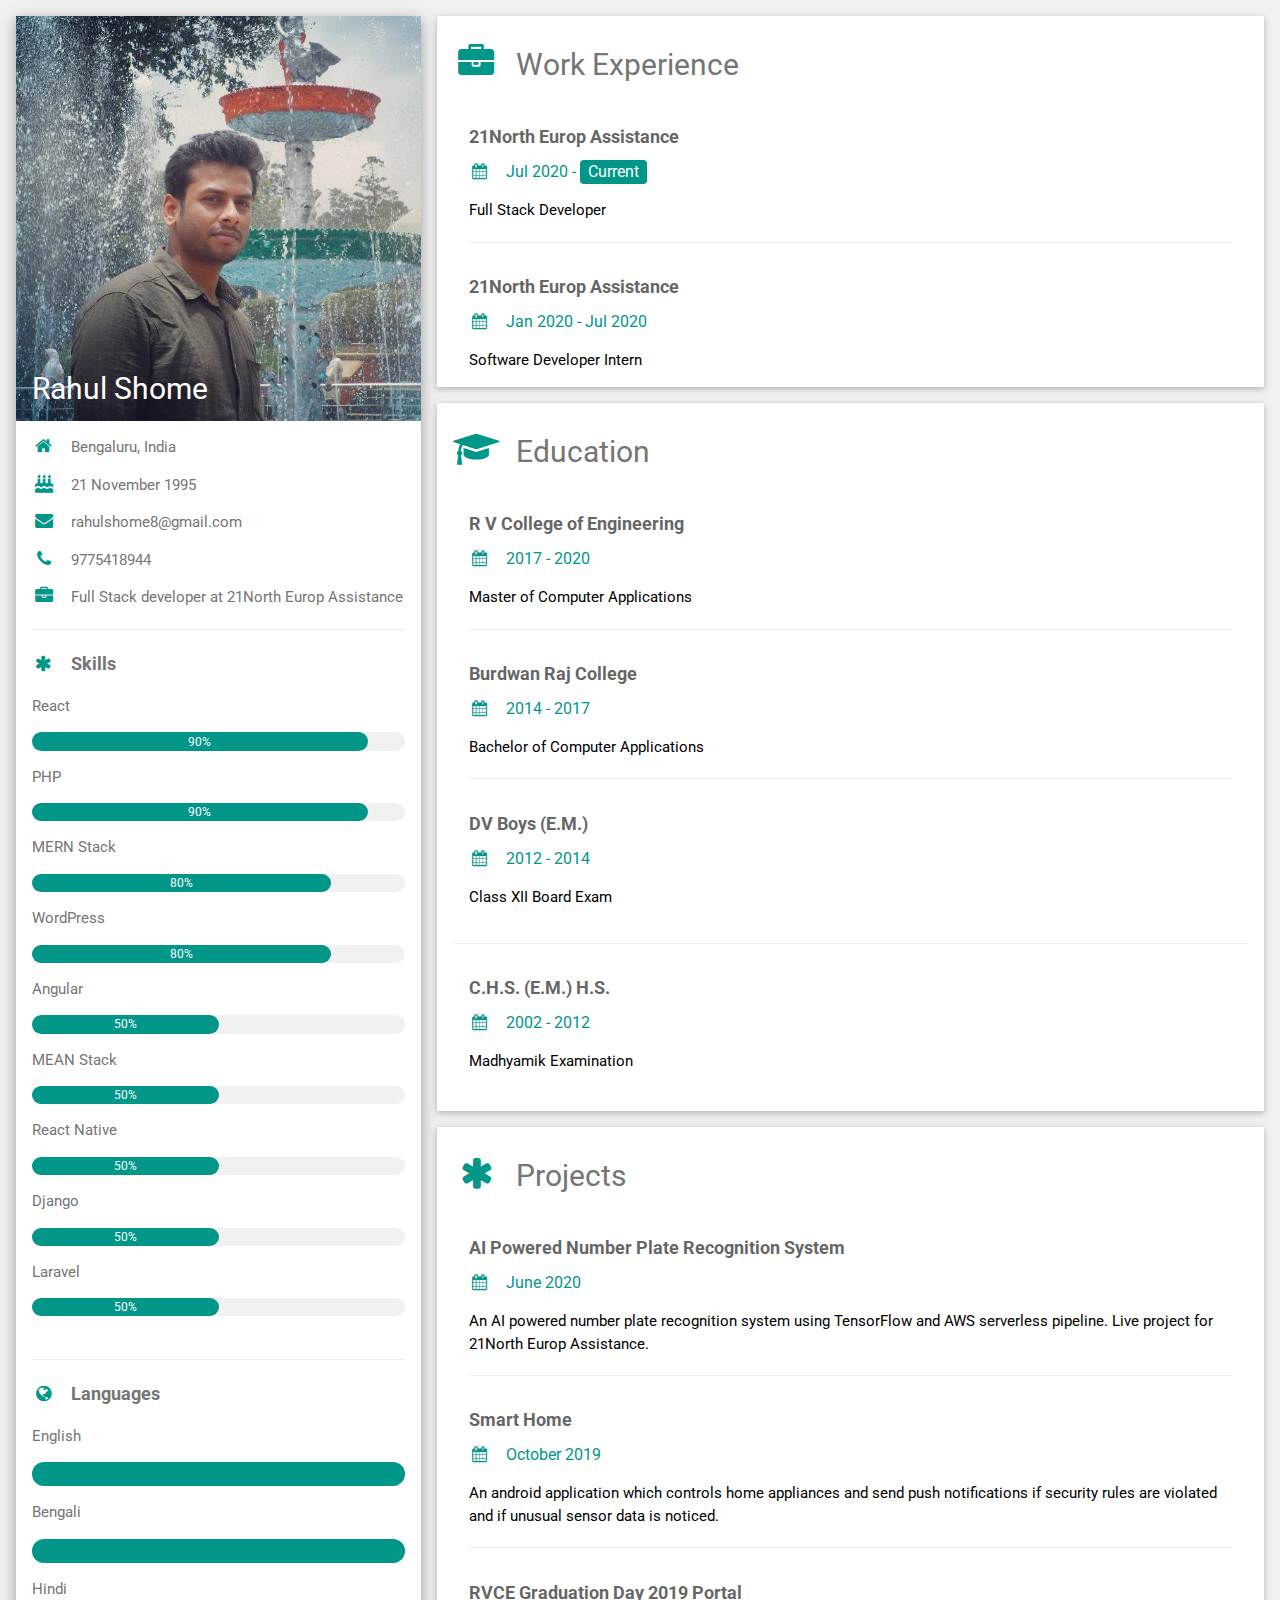
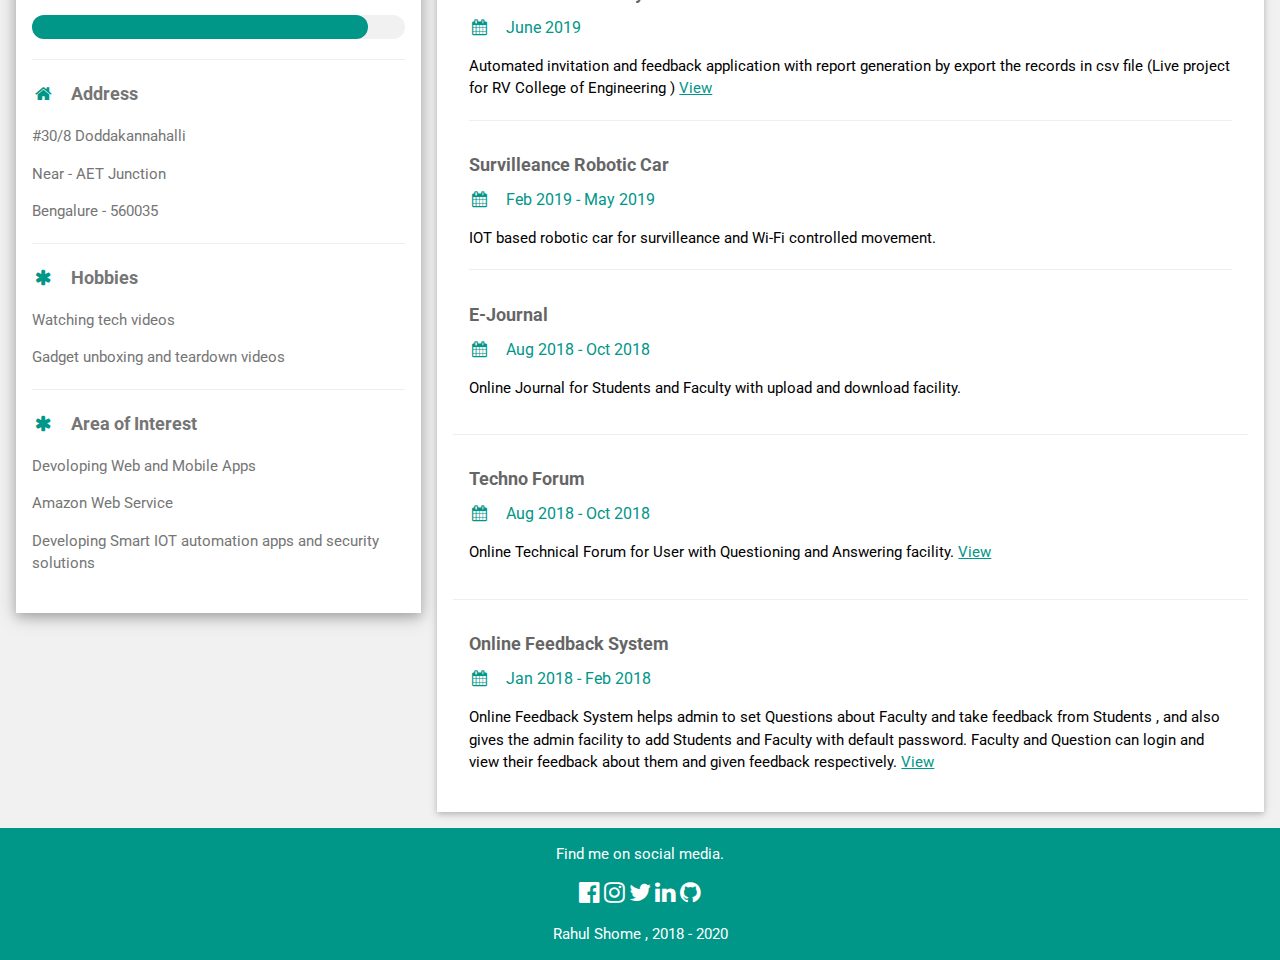
<file: index.html>
<!DOCTYPE html>
<html>
<title>Rahul Shome</title>
<meta charset="UTF-8">
<meta name="viewport" content="width=device-width, initial-scale=1">
<link rel="icon" href="profile_image-1553463639468.jpg" type="image/gif" sizes="16x16">
<link rel="stylesheet" href="https://www.w3schools.com/w3css/4/w3.css">
<link rel='stylesheet' href='https://fonts.googleapis.com/css?family=Roboto'>
<link rel="stylesheet" href="https://cdnjs.cloudflare.com/ajax/libs/font-awesome/4.7.0/css/font-awesome.min.css">
<style>
    html,
    body,
    h1,
    h2,
    h3,
    h4,
    h5,
    h6 {
        font-family: "Roboto", sans-serif
    }
</style>

<body class="w3-light-grey">

    <!-- Page Container -->
    <div class="w3-content w3-margin-top" style="max-width:1400px;">

        <!-- The Grid -->
        <div class="w3-row-padding">

            <!-- Left Column -->
            <div class="w3-third">

                <div class="w3-white w3-text-grey w3-card-4">
                    <div class="w3-display-container">
                        <img src="profile_image-1553463639468.jpg" style="width:100%" alt="Avatar">
                        <div class="w3-display-bottomleft w3-container w3-text-black">
                            <h2 class="w3-text-white">Rahul Shome</h2>
                        </div>
                    </div>
                    <div class="w3-container">
                        <p><i class="fa fa-home fa-fw w3-margin-right w3-large w3-text-teal"></i>Bengaluru, India</p>
                        <p><i class="fa fa-birthday-cake fa-fw w3-margin-right w3-large w3-text-teal"></i>21 November
                            1995</p>
                        <p><i
                                class="fa fa-envelope fa-fw w3-margin-right w3-large w3-text-teal"></i>rahulshome8@gmail.com
                        </p>
                        <p><i class="fa fa-phone fa-fw w3-margin-right w3-large w3-text-teal"></i>9775418944</p>
                        <p><i class="fa fa-briefcase fa-fw w3-margin-right w3-large w3-text-teal"></i>Full Stack
                            developer at
                            21North Europ Assistance</p>
                        <hr>

                        <p class="w3-large"><b><i
                                    class="fa fa-asterisk fa-fw w3-margin-right w3-text-teal"></i>Skills</b></p>
                        <p>React</p>
                        <div class="w3-light-grey w3-round-xlarge w3-small">
                            <div class="w3-container w3-center w3-round-xlarge w3-teal" style="width:90%">90%</div>
                        </div>
                        <p>PHP</p>
                        <div class="w3-light-grey w3-round-xlarge w3-small">
                            <div class="w3-container w3-center w3-round-xlarge w3-teal" style="width:90%">90%</div>
                        </div>
                        <p>MERN Stack</p>
                        <div class="w3-light-grey w3-round-xlarge w3-small">
                            <div class="w3-container w3-center w3-round-xlarge w3-teal" style="width:80%">
                                <div class="w3-center w3-text-white">80%</div>
                            </div>
                        </div>
                        <p>WordPress</p>
                        <div class="w3-light-grey w3-round-xlarge w3-small">
                            <div class="w3-container w3-center w3-round-xlarge w3-teal" style="width:80%">80%</div>
                        </div>
                        <p>Angular</p>
                        <div class="w3-light-grey w3-round-xlarge w3-small">
                            <div class="w3-container w3-center w3-round-xlarge w3-teal" style="width:50%">50%</div>
                        </div>
                        <p>MEAN Stack</p>
                        <div class="w3-light-grey w3-round-xlarge w3-small">
                            <div class="w3-container w3-center w3-round-xlarge w3-teal" style="width:50%">
                                <div class="w3-center w3-text-white">50%</div>
                            </div>
                        </div>
                        <p>React Native</p>
                        <div class="w3-light-grey w3-round-xlarge w3-small">
                            <div class="w3-container w3-center w3-round-xlarge w3-teal" style="width:50%">50%</div>
                        </div>
                        <p>Django</p>
                        <div class="w3-light-grey w3-round-xlarge w3-small">
                            <div class="w3-container w3-center w3-round-xlarge w3-teal" style="width:50%">50%</div>
                        </div>
                        <p>Laravel</p>
                        <div class="w3-light-grey w3-round-xlarge w3-small">
                            <div class="w3-container w3-center w3-round-xlarge w3-teal" style="width:50%">50%</div>
                        </div>
                        <br>
                        <hr>
                        <p class="w3-large w3-text-theme"><b><i
                                    class="fa fa-globe fa-fw w3-margin-right w3-text-teal"></i>Languages</b></p>
                        <p>English</p>
                        <div class="w3-light-grey w3-round-xlarge">
                            <div class="w3-round-xlarge w3-teal" style="height:24px;width:100%"></div>
                        </div>
                        <p>Bengali</p>
                        <div class="w3-light-grey w3-round-xlarge">
                            <div class="w3-round-xlarge w3-teal" style="height:24px;width:100%"></div>
                        </div>
                        <p>Hindi</p>
                        <div class="w3-light-grey w3-round-xlarge">
                            <div class="w3-round-xlarge w3-teal" style="height:24px;width:90%"></div>
                        </div>
                        <hr>
                        <p class="w3-large w3-text-theme"><b><i
                                    class="fa fa-home fa-fw w3-margin-right w3-large w3-text-teal"></i>Address</b></p>
                        <p>#30/8 Doddakannahalli </p>
                        <p>Near - AET Junction</p>
                        <p>Bengalure - 560035</p>
                        <hr>
                        <p class="w3-large w3-text-theme"><b><i
                                    class="fa fa-asterisk fa-fw w3-margin-right w3-large w3-text-teal"></i>Hobbies</b>
                        </p>
                        <p>Watching tech videos</p>
                        <p>Gadget unboxing and teardown videos</p>
                        <hr>
                        <p class="w3-large w3-text-theme"><b><i
                                    class="fa fa-asterisk fa-fw w3-margin-right w3-large w3-text-teal"></i>Area of
                                Interest</b></p>
                        <p>Devoloping Web and Mobile Apps</p>
                        <p>Amazon Web Service</p>
                        <p>Developing Smart IOT automation apps and security solutions</p>
                        <br>
                    </div>


                </div><br>

                <!-- End Left Column -->
            </div>

            <!-- Right Column -->
            <div class="w3-twothird">
                <div class="w3-container w3-card w3-white w3-margin-bottom">
                    <h2 class="w3-text-grey w3-padding-16"><i
                            class="fa fa-briefcase fa-fw w3-margin-right w3-xxlarge w3-text-teal"></i>Work Experience
                    </h2>
                    <div class="w3-container">
                        <h5 class="w3-opacity"><b>21North Europ Assistance</b></h5>
                        <h6 class="w3-text-teal"><i class="fa fa-calendar fa-fw w3-margin-right"></i>Jul 2020 - <span
                                class="w3-tag w3-teal w3-round">Current</span></h6>
                        <p>Full Stack Developer</p>
                        <hr>
                    </div>
                    <div class="w3-container">
                        <h5 class="w3-opacity"><b>21North Europ Assistance</b></h5>
                        <h6 class="w3-text-teal"><i class="fa fa-calendar fa-fw w3-margin-right"></i>Jan 2020 - Jul 2020
                        </h6>
                        <p>Software Developer Intern</p>
                    </div>
                </div>

                <div class="w3-container w3-card w3-white w3-margin-bottom">
                    <h2 class="w3-text-grey w3-padding-16"><i
                            class="fa fa-graduation-cap fa-fw w3-margin-right w3-xxlarge w3-text-teal"></i>Education
                    </h2>
                    <div class="w3-container">
                        <h5 class="w3-opacity"><b>R V College of Engineering</b></h5>
                        <h6 class="w3-text-teal"><i class="fa fa-calendar fa-fw w3-margin-right"></i>2017 - 2020</h6>
                        <p>Master of Computer Applications</p>
                        <hr>
                    </div>
                    <div class="w3-container">
                        <h5 class="w3-opacity"><b>Burdwan Raj College</b></h5>
                        <h6 class="w3-text-teal"><i class="fa fa-calendar fa-fw w3-margin-right"></i>2014 - 2017</h6>
                        <p>Bachelor of Computer Applications</p>
                        <hr>
                    </div>
                    <div class="w3-container">
                        <h5 class="w3-opacity"><b>DV Boys (E.M.)</b></h5>
                        <h6 class="w3-text-teal"><i class="fa fa-calendar fa-fw w3-margin-right"></i>2012 - 2014</h6>
                        <p>Class XII Board Exam</p>
                    </div>
                    <hr>
                    <div class="w3-container">
                        <h5 class="w3-opacity"><b>C.H.S. (E.M.) H.S.</b></h5>
                        <h6 class="w3-text-teal"><i class="fa fa-calendar fa-fw w3-margin-right"></i>2002 - 2012</h6>
                        <p>Madhyamik Examination</p><br>
                    </div>
                </div>

                <div class="w3-container w3-card w3-white">
                    <h2 class="w3-text-grey w3-padding-16"><i
                            class="fa fa-asterisk fa-fw w3-margin-right w3-xxlarge w3-text-teal"></i></i>Projects</h2>
                    <div class="w3-container">
                        <h5 class="w3-opacity"><b>AI Powered Number Plate Recognition System</b></h5>
                        <h6 class="w3-text-teal"><i class="fa fa-calendar fa-fw w3-margin-right"></i>June 2020</h6>
                        <p>An AI powered number plate recognition system using TensorFlow and AWS serverless pipeline.
                            Live project
                            for 21North Europ Assistance.
                        </p>
                        <hr>
                    </div>
                    <div class="w3-container">
                        <h5 class="w3-opacity"><b>Smart Home</b></h5>
                        <h6 class="w3-text-teal"><i class="fa fa-calendar fa-fw w3-margin-right"></i>October 2019</h6>
                        <p>An android application which controls home appliances and send push notifications if security
                            rules are
                            violated and if unusual sensor data is noticed.
                        </p>
                        <hr>
                    </div>
                    <div class="w3-container">
                        <h5 class="w3-opacity"><b>RVCE Graduation Day 2019 Portal</b></h5>
                        <h6 class="w3-text-teal"><i class="fa fa-calendar fa-fw w3-margin-right"></i>June 2019</h6>
                        <p>Automated invitation and feedback application with report generation by export the records in
                            csv file
                            (Live project for RV College of Engineering ) <a href="http://gd.rvce.edu.in"
                                class="w3-text-teal">View</a></p>
                        <hr>
                    </div>
                    <div class="w3-container">
                        <h5 class="w3-opacity"><b>Survilleance Robotic Car</b></h5>
                        <h6 class="w3-text-teal"><i class="fa fa-calendar fa-fw w3-margin-right"></i>Feb 2019 - May 2019
                        </h6>
                        <p>IOT based robotic car for survilleance and Wi-Fi controlled movement.</p>
                        <hr>
                    </div>
                    <div class="w3-container">
                        <h5 class="w3-opacity"><b>E-Journal</b></h5>
                        <h6 class="w3-text-teal"><i class="fa fa-calendar fa-fw w3-margin-right"></i>Aug 2018 - Oct 2018
                        </h6>
                        <p>Online Journal for Students and Faculty with upload and download facility.</p>
                    </div>
                    <hr>
                    <div class="w3-container">
                        <h5 class="w3-opacity"><b>Techno Forum</b></h5>
                        <h6 class="w3-text-teal"><i class="fa fa-calendar fa-fw w3-margin-right"></i>Aug 2018 - Oct 2018
                        </h6>
                        <p>Online Technical Forum for User with Questioning and Answering facility. <a
                                href="http://techonoforum.herokuapp.com/" class="w3-text-teal">View</a></p>
                    </div>
                    <hr>
                    <div class="w3-container">
                        <h5 class="w3-opacity"><b>Online Feedback System</b></h5>
                        <h6 class="w3-text-teal"><i class="fa fa-calendar fa-fw w3-margin-right"></i>Jan 2018 - Feb 2018
                        </h6>
                        <p>Online Feedback System helps admin to set Questions about Faculty and take feedback from
                            Students , and
                            also gives the admin facility to add Students and Faculty with default password.
                            Faculty and Question can login and view their feedback about them and given feedback
                            respectively. <a href="https://onlinefeedbackportal.000webhostapp.com/"
                                class="w3-text-teal">View</a></p><br>
                    </div>
                </div>

                <!-- End Right Column -->
            </div>

            <!-- End Grid -->
        </div>

        <!-- End Page Container -->
    </div>

    <footer class="w3-container w3-teal w3-center w3-margin-top">
        <p>Find me on social media.</p>
        <a href="https://www.facebook.com/rahul.shome.397"><i
                class="fa fa-facebook-official w3-xlarge w3-hover-opacity"></i></a>
        <a href="https://www.instagram.com/_rahulshome/"><i class="fa fa-instagram w3-xlarge w3-hover-opacity"></i></a>
        <a href="https://twitter.com/rahulshomemca"><i class="fa fa-twitter w3-xlarge w3-hover-opacity"></i></a>
        <a href="https://www.linkedin.com/in/rahul-shome-617562160/"><i
                class="fa fa-linkedin w3-xlarge w3-hover-opacity"></i></a>
        <a href="https://github.com/rahulshomemca"><i class="fa fa-github w3-xlarge w3-hover-opacity"></i></a>
        <p>Rahul Shome , 2018 - 2020</p>
    </footer>

</body>

</html>
</file>
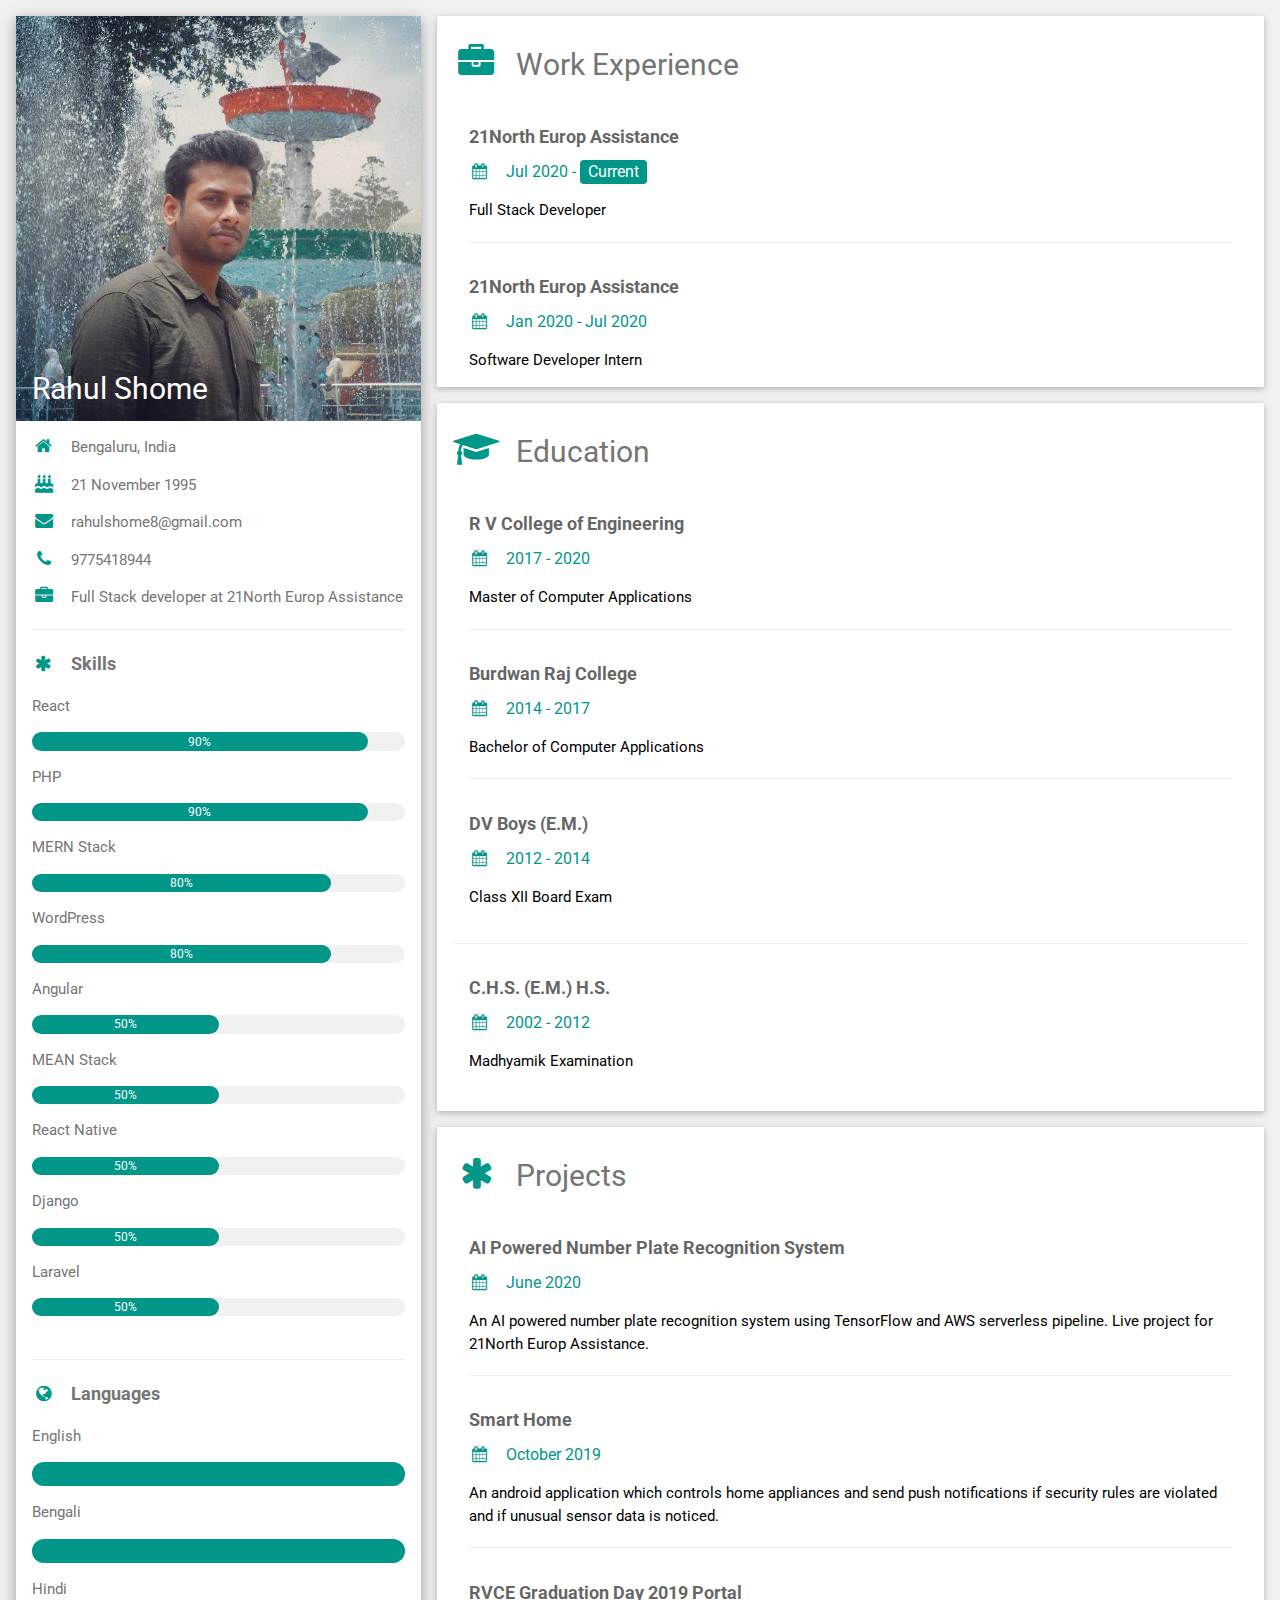
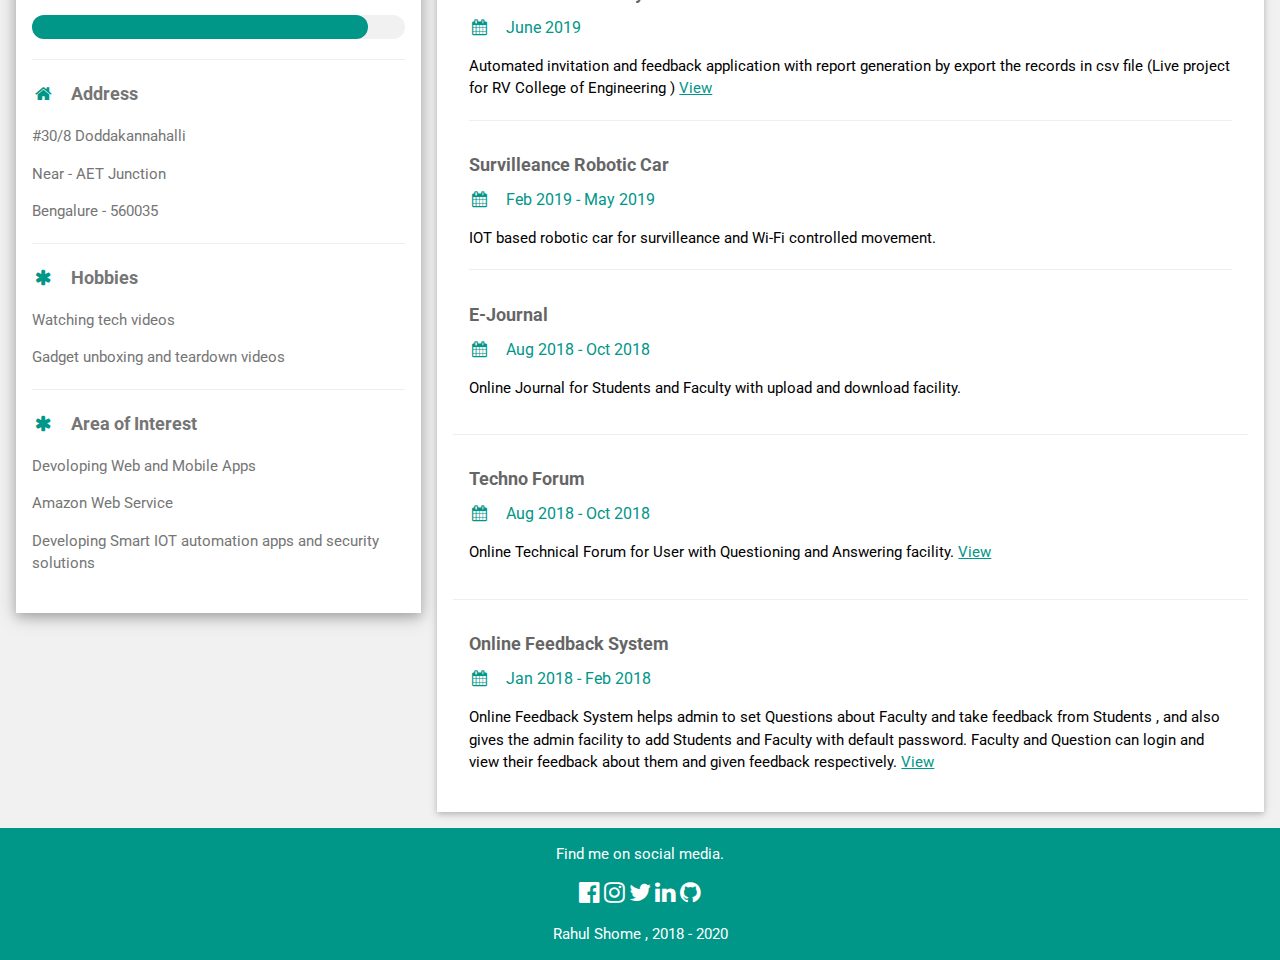
<file: index-main.html>
<!DOCTYPE html>
<html>
<title>Rahul Shome</title>
<meta charset="UTF-8">
<meta name="viewport" content="width=device-width, initial-scale=1">
<link rel="icon" href="profile_image-1553463639468.jpg" type="image/gif" sizes="16x16">
<link rel="stylesheet" href="https://www.w3schools.com/w3css/4/w3.css">
<link rel='stylesheet' href='https://fonts.googleapis.com/css?family=Roboto'>
<link rel="stylesheet" href="https://cdnjs.cloudflare.com/ajax/libs/font-awesome/4.7.0/css/font-awesome.min.css">
<style>
  html,
  body,
  h1,
  h2,
  h3,
  h4,
  h5,
  h6 {
    font-family: "Roboto", sans-serif
  }
</style>

<body class="w3-light-grey">

  <!-- Page Container -->
  <div class="w3-content w3-margin-top" style="max-width:1400px;">

    <!-- The Grid -->
    <div class="w3-row-padding">

      <!-- Left Column -->
      <div class="w3-third">

        <div class="w3-white w3-text-grey w3-card-4">
          <div class="w3-display-container">
            <img src="profile_image-1553463639468.jpg" style="width:100%" alt="Avatar">
            <div class="w3-display-bottomleft w3-container w3-text-black">
              <h2 class="w3-text-white">Rahul Shome</h2>
            </div>
          </div>
          <div class="w3-container">
            <p><i class="fa fa-home fa-fw w3-margin-right w3-large w3-text-teal"></i>Bengaluru, India</p>
            <p><i class="fa fa-birthday-cake fa-fw w3-margin-right w3-large w3-text-teal"></i>21 November 1995</p>
            <p><i class="fa fa-envelope fa-fw w3-margin-right w3-large w3-text-teal"></i>rahulshome8@gmail.com</p>
            <p><i class="fa fa-phone fa-fw w3-margin-right w3-large w3-text-teal"></i>9775418944</p>
            <p><i class="fa fa-briefcase fa-fw w3-margin-right w3-large w3-text-teal"></i>Full Stack developer at
              21North Europ Assistance</p>
            <hr>

            <p class="w3-large"><b><i class="fa fa-asterisk fa-fw w3-margin-right w3-text-teal"></i>Skills</b></p>
            <p>React</p>
            <div class="w3-light-grey w3-round-xlarge w3-small">
              <div class="w3-container w3-center w3-round-xlarge w3-teal" style="width:90%">90%</div>
            </div>
            <p>PHP</p>
            <div class="w3-light-grey w3-round-xlarge w3-small">
              <div class="w3-container w3-center w3-round-xlarge w3-teal" style="width:90%">90%</div>
            </div>
            <p>MERN Stack</p>
            <div class="w3-light-grey w3-round-xlarge w3-small">
              <div class="w3-container w3-center w3-round-xlarge w3-teal" style="width:80%">
                <div class="w3-center w3-text-white">80%</div>
              </div>
            </div>
            <p>WordPress</p>
            <div class="w3-light-grey w3-round-xlarge w3-small">
              <div class="w3-container w3-center w3-round-xlarge w3-teal" style="width:80%">80%</div>
            </div>
            <p>Angular</p>
            <div class="w3-light-grey w3-round-xlarge w3-small">
              <div class="w3-container w3-center w3-round-xlarge w3-teal" style="width:50%">50%</div>
            </div>
            <p>MEAN Stack</p>
            <div class="w3-light-grey w3-round-xlarge w3-small">
              <div class="w3-container w3-center w3-round-xlarge w3-teal" style="width:50%">
                <div class="w3-center w3-text-white">50%</div>
              </div>
            </div>
            <p>React Native</p>
            <div class="w3-light-grey w3-round-xlarge w3-small">
              <div class="w3-container w3-center w3-round-xlarge w3-teal" style="width:50%">50%</div>
            </div>
            <p>Django</p>
            <div class="w3-light-grey w3-round-xlarge w3-small">
              <div class="w3-container w3-center w3-round-xlarge w3-teal" style="width:50%">50%</div>
            </div>
            <p>Laravel</p>
            <div class="w3-light-grey w3-round-xlarge w3-small">
              <div class="w3-container w3-center w3-round-xlarge w3-teal" style="width:50%">50%</div>
            </div>
            <br>
            <hr>
            <p class="w3-large w3-text-theme"><b><i
                  class="fa fa-globe fa-fw w3-margin-right w3-text-teal"></i>Languages</b></p>
            <p>English</p>
            <div class="w3-light-grey w3-round-xlarge">
              <div class="w3-round-xlarge w3-teal" style="height:24px;width:100%"></div>
            </div>
            <p>Bengali</p>
            <div class="w3-light-grey w3-round-xlarge">
              <div class="w3-round-xlarge w3-teal" style="height:24px;width:100%"></div>
            </div>
            <p>Hindi</p>
            <div class="w3-light-grey w3-round-xlarge">
              <div class="w3-round-xlarge w3-teal" style="height:24px;width:90%"></div>
            </div>
            <hr>
            <p class="w3-large w3-text-theme"><b><i
                  class="fa fa-home fa-fw w3-margin-right w3-large w3-text-teal"></i>Address</b></p>
            <p>#30/8 Doddakannahalli </p>
            <p>Near - AET Junction</p>
            <p>Bengalure - 560035</p>
            <hr>
            <p class="w3-large w3-text-theme"><b><i
                  class="fa fa-asterisk fa-fw w3-margin-right w3-large w3-text-teal"></i>Hobbies</b></p>
            <p>Watching tech videos</p>
            <p>Gadget unboxing and teardown videos</p>
            <hr>
            <p class="w3-large w3-text-theme"><b><i
                  class="fa fa-asterisk fa-fw w3-margin-right w3-large w3-text-teal"></i>Area of Interest</b></p>
            <p>Devoloping Web and Mobile Apps</p>
            <p>Amazon Web Service</p>
            <p>Developing Smart IOT automation apps and security solutions</p>
            <br>
          </div>


        </div><br>

        <!-- End Left Column -->
      </div>

      <!-- Right Column -->
      <div class="w3-twothird">
        <div class="w3-container w3-card w3-white w3-margin-bottom">
          <h2 class="w3-text-grey w3-padding-16"><i
              class="fa fa-briefcase fa-fw w3-margin-right w3-xxlarge w3-text-teal"></i>Work Experience</h2>
          <div class="w3-container">
            <h5 class="w3-opacity"><b>21North Europ Assistance</b></h5>
            <h6 class="w3-text-teal"><i class="fa fa-calendar fa-fw w3-margin-right"></i>Jul 2020 - <span
                class="w3-tag w3-teal w3-round">Current</span></h6>
            <p>Full Stack Developer</p>
            <hr>
          </div>
          <div class="w3-container">
            <h5 class="w3-opacity"><b>21North Europ Assistance</b></h5>
            <h6 class="w3-text-teal"><i class="fa fa-calendar fa-fw w3-margin-right"></i>Jan 2020 - Jul 2020</h6>
            <p>Software Developer Intern</p>
          </div>
        </div>

        <div class="w3-container w3-card w3-white w3-margin-bottom">
          <h2 class="w3-text-grey w3-padding-16"><i
              class="fa fa-graduation-cap fa-fw w3-margin-right w3-xxlarge w3-text-teal"></i>Education</h2>
          <div class="w3-container">
            <h5 class="w3-opacity"><b>R V College of Engineering</b></h5>
            <h6 class="w3-text-teal"><i class="fa fa-calendar fa-fw w3-margin-right"></i>2017 - 2020</h6>
            <p>Master of Computer Applications</p>
            <hr>
          </div>
          <div class="w3-container">
            <h5 class="w3-opacity"><b>Burdwan Raj College</b></h5>
            <h6 class="w3-text-teal"><i class="fa fa-calendar fa-fw w3-margin-right"></i>2014 - 2017</h6>
            <p>Bachelor of Computer Applications</p>
            <hr>
          </div>
          <div class="w3-container">
            <h5 class="w3-opacity"><b>DV Boys (E.M.)</b></h5>
            <h6 class="w3-text-teal"><i class="fa fa-calendar fa-fw w3-margin-right"></i>2012 - 2014</h6>
            <p>Class XII Board Exam</p>
          </div>
          <hr>
          <div class="w3-container">
            <h5 class="w3-opacity"><b>C.H.S. (E.M.) H.S.</b></h5>
            <h6 class="w3-text-teal"><i class="fa fa-calendar fa-fw w3-margin-right"></i>2002 - 2012</h6>
            <p>Madhyamik Examination</p><br>
          </div>
        </div>

        <div class="w3-container w3-card w3-white">
          <h2 class="w3-text-grey w3-padding-16"><i
              class="fa fa-asterisk fa-fw w3-margin-right w3-xxlarge w3-text-teal"></i></i>Projects</h2>
          <div class="w3-container">
            <h5 class="w3-opacity"><b>AI Powered Number Plate Recognition System</b></h5>
            <h6 class="w3-text-teal"><i class="fa fa-calendar fa-fw w3-margin-right"></i>June 2020</h6>
            <p>An AI powered number plate recognition system using TensorFlow and AWS serverless pipeline. Live project
              for 21North Europ Assistance.
            </p>
            <hr>
          </div>
          <div class="w3-container">
            <h5 class="w3-opacity"><b>Smart Home</b></h5>
            <h6 class="w3-text-teal"><i class="fa fa-calendar fa-fw w3-margin-right"></i>October 2019</h6>
            <p>An android application which controls home appliances and send push notifications if security rules are
              violated and if unusual sensor data is noticed.
            </p>
            <hr>
          </div>
          <div class="w3-container">
            <h5 class="w3-opacity"><b>RVCE Graduation Day 2019 Portal</b></h5>
            <h6 class="w3-text-teal"><i class="fa fa-calendar fa-fw w3-margin-right"></i>June 2019</h6>
            <p>Automated invitation and feedback application with report generation by export the records in csv file
              (Live project for RV College of Engineering ) <a href="http://gd.rvce.edu.in"
                class="w3-text-teal">View</a></p>
            <hr>
          </div>
          <div class="w3-container">
            <h5 class="w3-opacity"><b>Survilleance Robotic Car</b></h5>
            <h6 class="w3-text-teal"><i class="fa fa-calendar fa-fw w3-margin-right"></i>Feb 2019 - May 2019</h6>
            <p>IOT based robotic car for survilleance and Wi-Fi controlled movement.</p>
            <hr>
          </div>
          <div class="w3-container">
            <h5 class="w3-opacity"><b>E-Journal</b></h5>
            <h6 class="w3-text-teal"><i class="fa fa-calendar fa-fw w3-margin-right"></i>Aug 2018 - Oct 2018</h6>
            <p>Online Journal for Students and Faculty with upload and download facility.</p>
          </div>
          <hr>
          <div class="w3-container">
            <h5 class="w3-opacity"><b>Techno Forum</b></h5>
            <h6 class="w3-text-teal"><i class="fa fa-calendar fa-fw w3-margin-right"></i>Aug 2018 - Oct 2018</h6>
            <p>Online Technical Forum for User with Questioning and Answering facility. <a
                href="http://techonoforum.herokuapp.com/" class="w3-text-teal">View</a></p>
          </div>
          <hr>
          <div class="w3-container">
            <h5 class="w3-opacity"><b>Online Feedback System</b></h5>
            <h6 class="w3-text-teal"><i class="fa fa-calendar fa-fw w3-margin-right"></i>Jan 2018 - Feb 2018</h6>
            <p>Online Feedback System helps admin to set Questions about Faculty and take feedback from Students , and
              also gives the admin facility to add Students and Faculty with default password.
              Faculty and Question can login and view their feedback about them and given feedback respectively. <a
                href="https://onlinefeedbackportal.000webhostapp.com/" class="w3-text-teal">View</a></p><br>
          </div>
        </div>

        <!-- End Right Column -->
      </div>

      <!-- End Grid -->
    </div>

    <!-- End Page Container -->
  </div>

  <footer class="w3-container w3-teal w3-center w3-margin-top">
    <p>Find me on social media.</p>
    <a href="https://www.facebook.com/rahul.shome.397"><i
        class="fa fa-facebook-official w3-xlarge w3-hover-opacity"></i></a>
    <a href="https://www.instagram.com/_rahulshome/"><i class="fa fa-instagram w3-xlarge w3-hover-opacity"></i></a>
    <a href="https://twitter.com/rahulshomemca"><i class="fa fa-twitter w3-xlarge w3-hover-opacity"></i></a>
    <a href="https://www.linkedin.com/in/rahul-shome-617562160/"><i
        class="fa fa-linkedin w3-xlarge w3-hover-opacity"></i></a>
    <a href="https://github.com/rahulshomemca"><i class="fa fa-github w3-xlarge w3-hover-opacity"></i></a>
    <p>Rahul Shome , 2018 - 2020</p>
  </footer>

</body>

</html>
</file>
